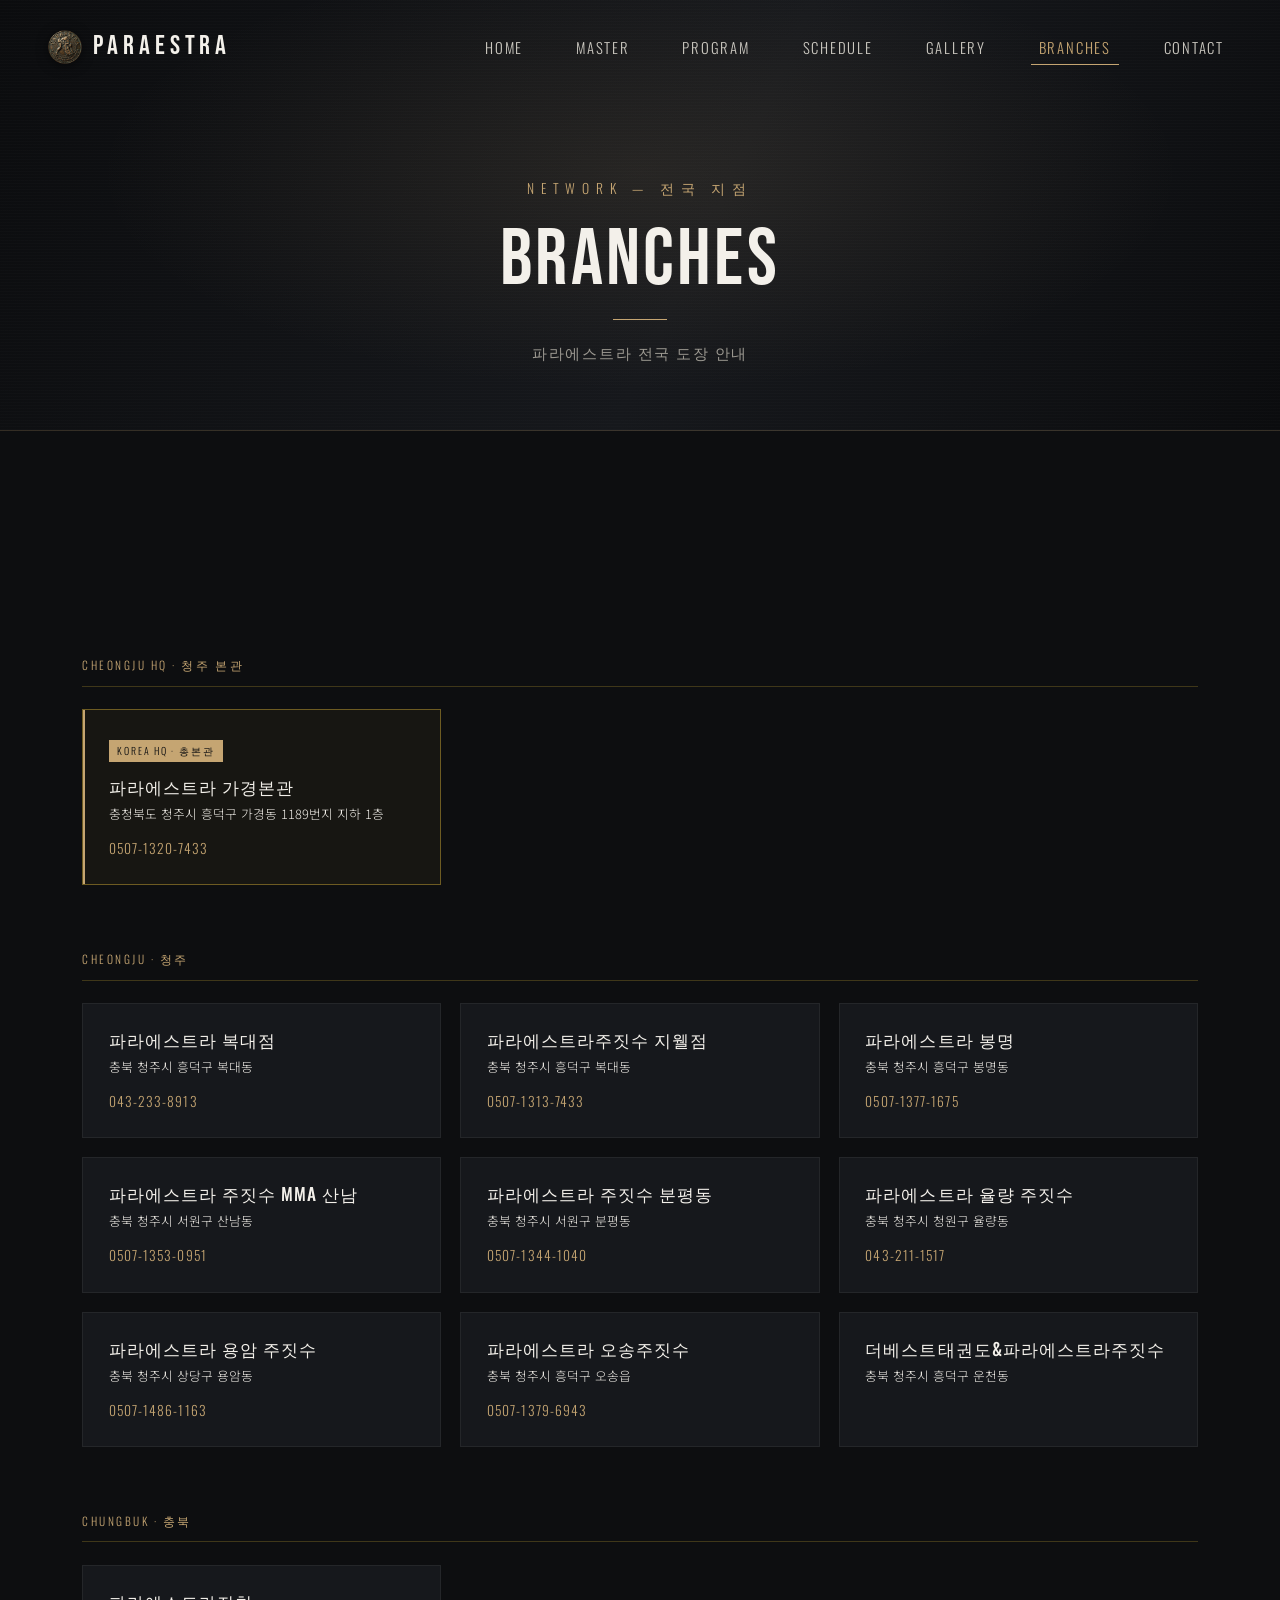
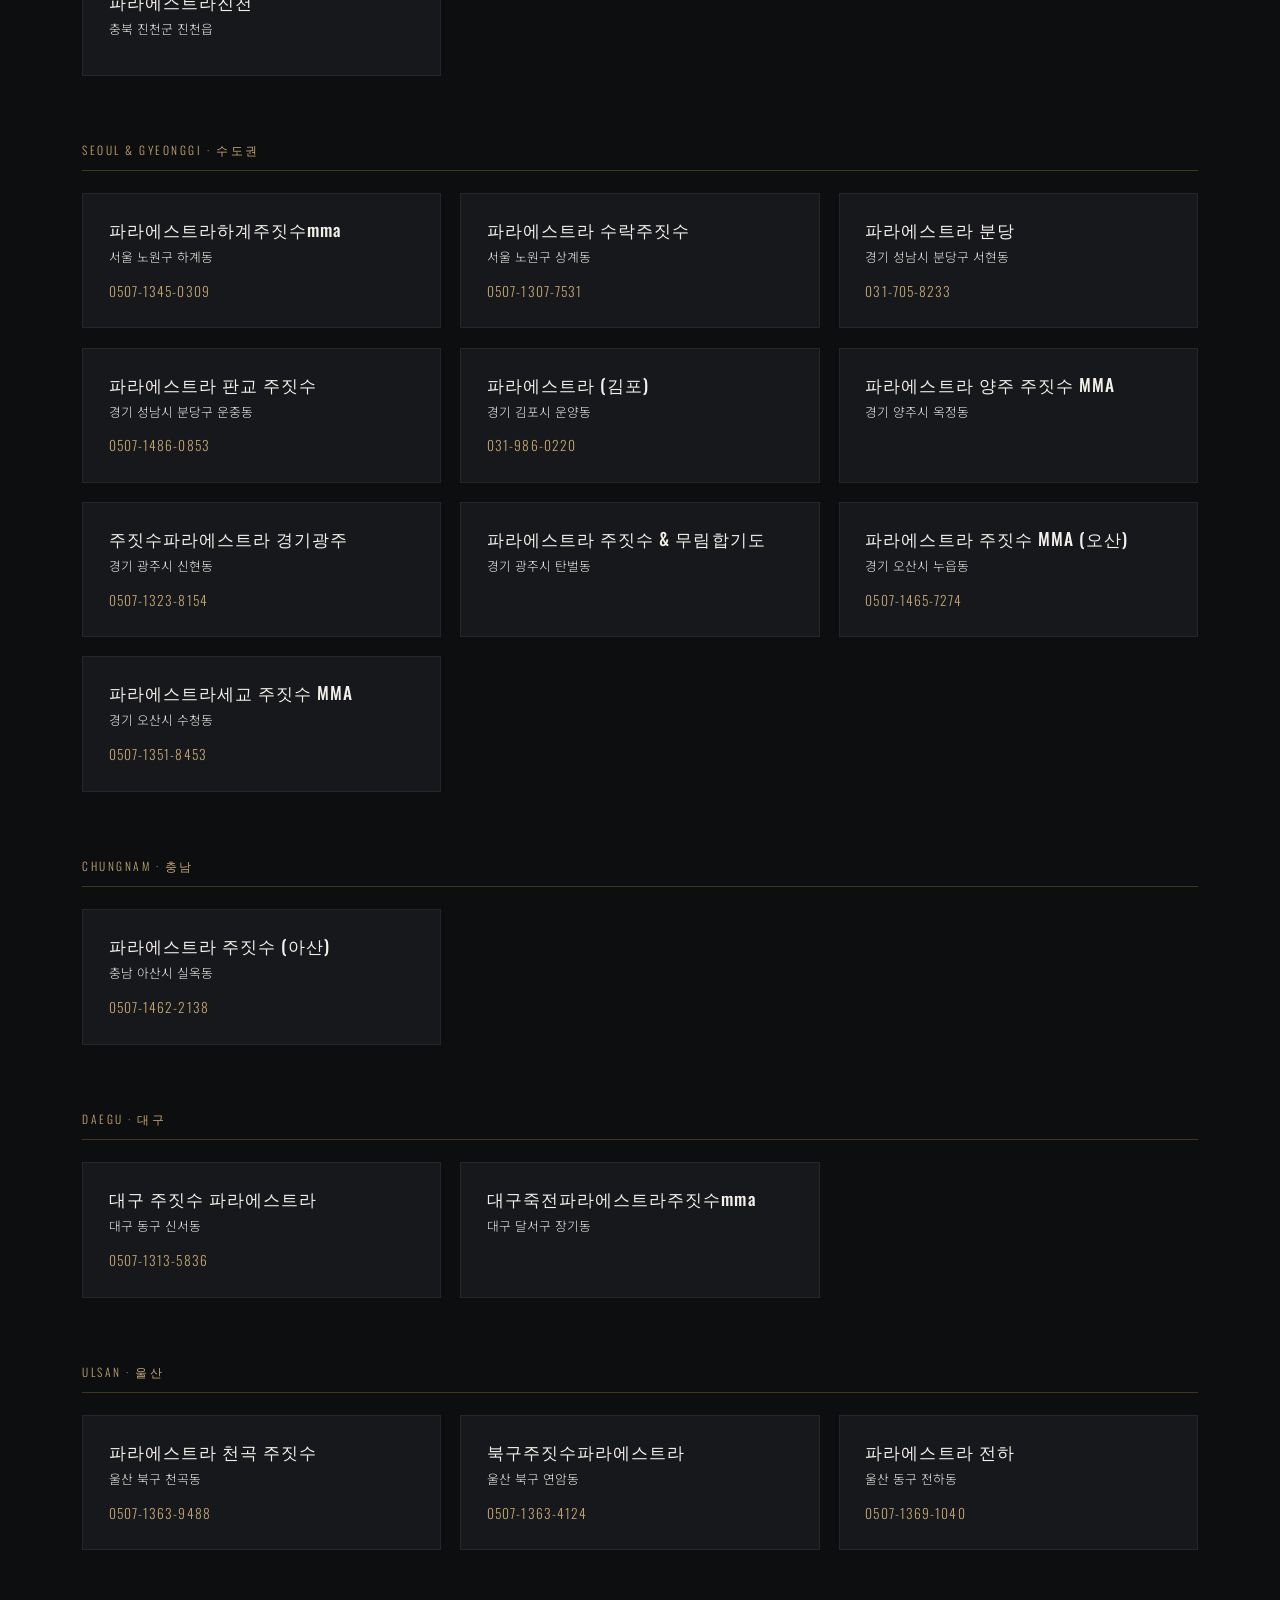
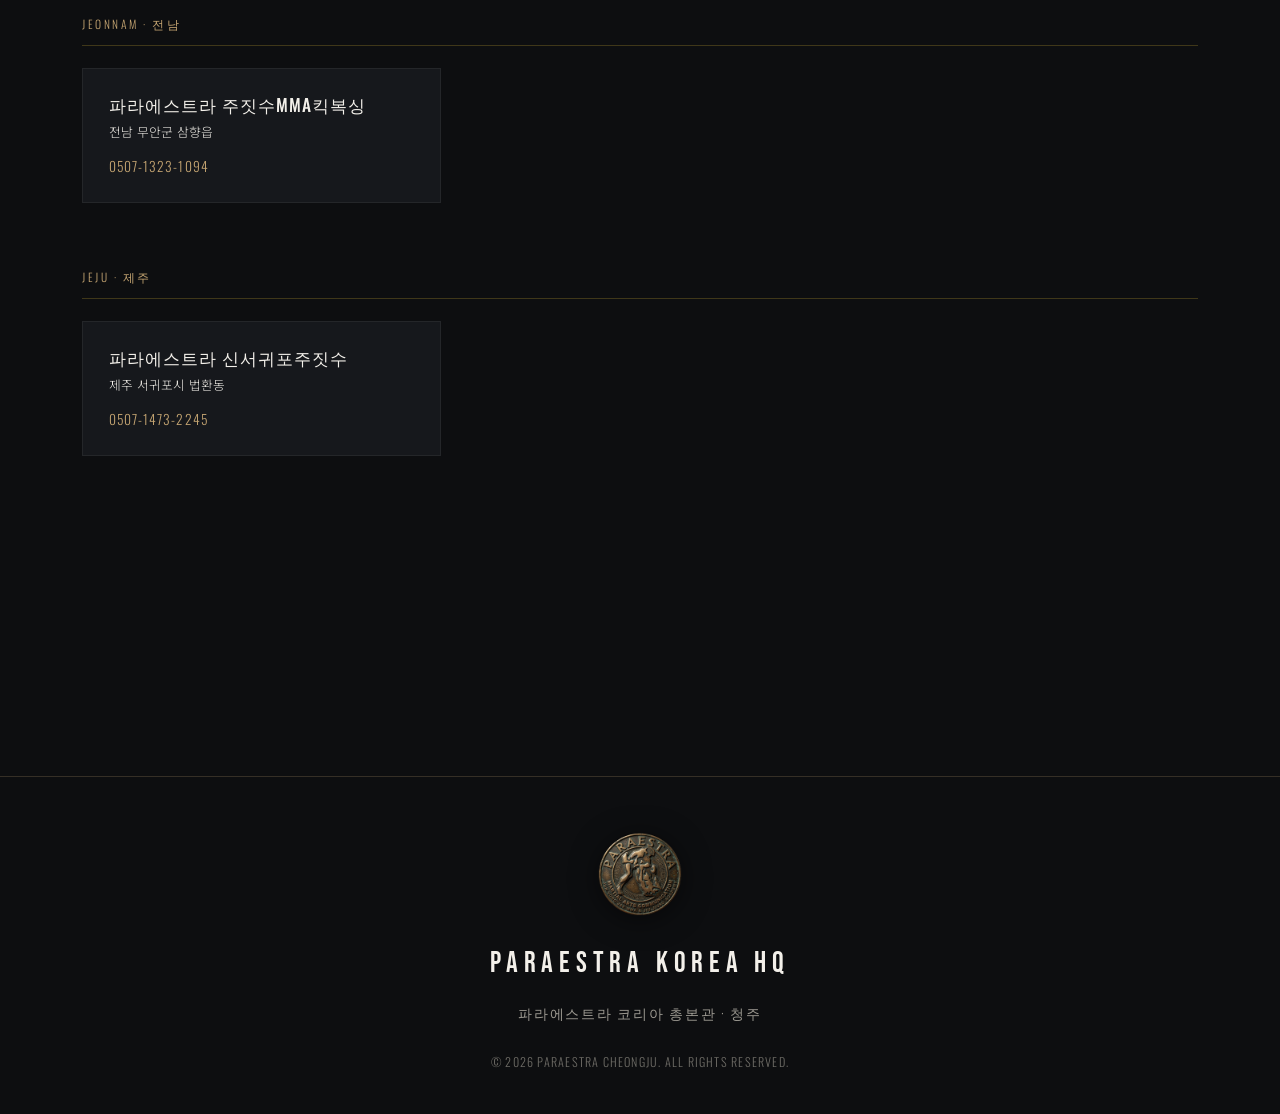
<file: branches.html>
<!DOCTYPE html>
<html lang="ko">
<head>
<meta charset="UTF-8">
<meta name="viewport" content="width=device-width, initial-scale=1.0">
<title>파라에스트라 청주 | 전국 지점 안내</title>
<meta name="description" content="파라에스트라 전국 지점 안내. 청주·충북·수도권·대구·울산·제주 등 전국에 위치한 파라에스트라 주짓수·MMA 도장 목록.">
<link rel="preconnect" href="https://fonts.googleapis.com">
<link rel="preconnect" href="https://fonts.gstatic.com" crossorigin>
<link href="https://fonts.googleapis.com/css2?family=Bebas+Neue&family=Oswald:wght@200;300;400;500;600&family=Noto+Sans+KR:wght@300;400;500;700&display=swap" rel="stylesheet">
<link rel="stylesheet" href="style.css">
<style>
/* ── 지점 페이지 전용 스타일 ── */
.branches {
  padding: 6rem 0 8rem;
  background: var(--bg);
}
.region-block {
  margin-bottom: 4rem;
}
.region-label {
  font-family: Oswald, sans-serif;
  font-weight: 300;
  font-size: .72rem;
  letter-spacing: .22em;
  color: var(--gold);
  text-transform: uppercase;
  margin-bottom: 1.4rem;
  padding-bottom: .6rem;
  border-bottom: 1px solid rgba(212,175,55,.25);
}
.branch-grid {
  display: grid;
  grid-template-columns: repeat(auto-fill, minmax(270px, 1fr));
  gap: 1.2rem;
}
.branch-card {
  background: var(--bg2);
  border: 1px solid rgba(255,255,255,.06);
  padding: 1.5rem 1.6rem;
  position: relative;
  transition: border-color .25s, transform .25s;
}
.branch-card::before {
  content: '';
  position: absolute;
  top: 0; left: 0;
  width: 2px; height: 0;
  background: var(--gold);
  transition: height .3s ease;
}
.branch-card:hover {
  border-color: rgba(212,175,55,.35);
  transform: translateY(-3px);
}
.branch-card:hover::before { height: 100%; }

.branch-card.hq {
  border-color: rgba(212,175,55,.45);
  background: rgba(212,175,55,.05);
}
.branch-card.hq::before { height: 100%; background: var(--gold); }

.bc-badge {
  font-family: Oswald, sans-serif;
  font-size: .62rem;
  letter-spacing: .18em;
  color: var(--bg);
  background: var(--gold);
  padding: .15rem .55rem;
  display: inline-block;
  margin-bottom: .8rem;
}
.bc-name {
  font-family: Oswald, sans-serif;
  font-weight: 500;
  font-size: 1.08rem;
  letter-spacing: .06em;
  color: var(--fg);
  margin-bottom: .35rem;
  line-height: 1.35;
}
.bc-addr {
  font-size: .8rem;
  color: var(--fg2);
  margin-bottom: .75rem;
  line-height: 1.55;
}
.bc-tel {
  font-family: Oswald, sans-serif;
  font-weight: 300;
  font-size: .85rem;
  letter-spacing: .08em;
  color: var(--gold);
}
.bc-tel a {
  color: inherit;
  text-decoration: none;
}
.bc-tel a:hover { text-decoration: underline; }

@media (max-width: 600px) {
  .branch-grid { grid-template-columns: 1fr; }
}
</style>
</head>
<body class="subpage">
<header id="header">
  <a href="index.html" class="logo"><img class="logo-medal" src="logo.png" alt="">PARAESTRA</a>
  <button class="nav-toggle" id="navToggle" aria-label="menu">&#9776;</button>
  <nav id="nav">
    <a href="index.html">Home</a>
    <a href="about.html">Master</a>
    <a href="program.html">Program</a>
    <a href="schedule.html">Schedule</a>
    <a href="gallery.html">Gallery</a>
    <a href="branches.html" class="active">Branches</a>
    <a href="contact.html">Contact</a>
  </nav>
</header>

<section class="page-top">
  <div class="pt-inner page-fade">
    <div class="pt-eye">Network — 전국 지점</div>
    <h1>BRANCHES</h1>
    <div class="pt-vline"></div>
    <div class="pt-ko">파라에스트라 전국 도장 안내</div>
  </div>
</section>

<section class="branches">
  <div class="wrap">

    <!-- 청주 본관 -->
    <div class="region-block reveal">
      <div class="region-label">Cheongju HQ · 청주 본관</div>
      <div class="branch-grid">
        <div class="branch-card hq">
          <div class="bc-badge">KOREA HQ · 총본관</div>
          <div class="bc-name">파라에스트라 가경본관</div>
          <div class="bc-addr">충청북도 청주시 흥덕구 가경동 1189번지 지하 1층</div>
          <div class="bc-tel"><a href="tel:05071320-7433">0507-1320-7433</a></div>
        </div>
      </div>
    </div>

    <!-- 청주 지점 -->
    <div class="region-block reveal">
      <div class="region-label">Cheongju · 청주</div>
      <div class="branch-grid">
        <div class="branch-card">
          <div class="bc-name">파라에스트라 복대점</div>
          <div class="bc-addr">충북 청주시 흥덕구 복대동</div>
          <div class="bc-tel"><a href="tel:043-233-8913">043-233-8913</a></div>
        </div>
        <div class="branch-card">
          <div class="bc-name">파라에스트라주짓수 지웰점</div>
          <div class="bc-addr">충북 청주시 흥덕구 복대동</div>
          <div class="bc-tel"><a href="tel:0507-1313-7433">0507-1313-7433</a></div>
        </div>
        <div class="branch-card">
          <div class="bc-name">파라에스트라 봉명</div>
          <div class="bc-addr">충북 청주시 흥덕구 봉명동</div>
          <div class="bc-tel"><a href="tel:0507-1377-1675">0507-1377-1675</a></div>
        </div>
        <div class="branch-card">
          <div class="bc-name">파라에스트라 주짓수 MMA 산남</div>
          <div class="bc-addr">충북 청주시 서원구 산남동</div>
          <div class="bc-tel"><a href="tel:0507-1353-0951">0507-1353-0951</a></div>
        </div>
        <div class="branch-card">
          <div class="bc-name">파라에스트라 주짓수 분평동</div>
          <div class="bc-addr">충북 청주시 서원구 분평동</div>
          <div class="bc-tel"><a href="tel:0507-1344-1040">0507-1344-1040</a></div>
        </div>
        <div class="branch-card">
          <div class="bc-name">파라에스트라 율량 주짓수</div>
          <div class="bc-addr">충북 청주시 청원구 율량동</div>
          <div class="bc-tel"><a href="tel:043-211-1517">043-211-1517</a></div>
        </div>
        <div class="branch-card">
          <div class="bc-name">파라에스트라 용암 주짓수</div>
          <div class="bc-addr">충북 청주시 상당구 용암동</div>
          <div class="bc-tel"><a href="tel:0507-1486-1163">0507-1486-1163</a></div>
        </div>
        <div class="branch-card">
          <div class="bc-name">파라에스트라 오송주짓수</div>
          <div class="bc-addr">충북 청주시 흥덕구 오송읍</div>
          <div class="bc-tel"><a href="tel:0507-1379-6943">0507-1379-6943</a></div>
        </div>
        <div class="branch-card">
          <div class="bc-name">더베스트태권도&amp;파라에스트라주짓수</div>
          <div class="bc-addr">충북 청주시 흥덕구 운천동</div>
        </div>
      </div>
    </div>

    <!-- 충북 기타 -->
    <div class="region-block reveal">
      <div class="region-label">Chungbuk · 충북</div>
      <div class="branch-grid">
        <div class="branch-card">
          <div class="bc-name">파라에스트라진천</div>
          <div class="bc-addr">충북 진천군 진천읍</div>
        </div>
      </div>
    </div>

    <!-- 수도권 -->
    <div class="region-block reveal">
      <div class="region-label">Seoul &amp; Gyeonggi · 수도권</div>
      <div class="branch-grid">
        <div class="branch-card">
          <div class="bc-name">파라에스트라하계주짓수mma</div>
          <div class="bc-addr">서울 노원구 하계동</div>
          <div class="bc-tel"><a href="tel:0507-1345-0309">0507-1345-0309</a></div>
        </div>
        <div class="branch-card">
          <div class="bc-name">파라에스트라 수락주짓수</div>
          <div class="bc-addr">서울 노원구 상계동</div>
          <div class="bc-tel"><a href="tel:0507-1307-7531">0507-1307-7531</a></div>
        </div>
        <div class="branch-card">
          <div class="bc-name">파라에스트라 분당</div>
          <div class="bc-addr">경기 성남시 분당구 서현동</div>
          <div class="bc-tel"><a href="tel:031-705-8233">031-705-8233</a></div>
        </div>
        <div class="branch-card">
          <div class="bc-name">파라에스트라 판교 주짓수</div>
          <div class="bc-addr">경기 성남시 분당구 운중동</div>
          <div class="bc-tel"><a href="tel:0507-1486-0853">0507-1486-0853</a></div>
        </div>
        <div class="branch-card">
          <div class="bc-name">파라에스트라 (김포)</div>
          <div class="bc-addr">경기 김포시 운양동</div>
          <div class="bc-tel"><a href="tel:031-986-0220">031-986-0220</a></div>
        </div>
        <div class="branch-card">
          <div class="bc-name">파라에스트라 양주 주짓수 MMA</div>
          <div class="bc-addr">경기 양주시 옥정동</div>
        </div>
        <div class="branch-card">
          <div class="bc-name">주짓수파라에스트라 경기광주</div>
          <div class="bc-addr">경기 광주시 신현동</div>
          <div class="bc-tel"><a href="tel:0507-1323-8154">0507-1323-8154</a></div>
        </div>
        <div class="branch-card">
          <div class="bc-name">파라에스트라 주짓수 &amp; 무림합기도</div>
          <div class="bc-addr">경기 광주시 탄벌동</div>
        </div>
        <div class="branch-card">
          <div class="bc-name">파라에스트라 주짓수 MMA (오산)</div>
          <div class="bc-addr">경기 오산시 누읍동</div>
          <div class="bc-tel"><a href="tel:0507-1465-7274">0507-1465-7274</a></div>
        </div>
        <div class="branch-card">
          <div class="bc-name">파라에스트라세교 주짓수 MMA</div>
          <div class="bc-addr">경기 오산시 수청동</div>
          <div class="bc-tel"><a href="tel:0507-1351-8453">0507-1351-8453</a></div>
        </div>
      </div>
    </div>

    <!-- 충남 -->
    <div class="region-block reveal">
      <div class="region-label">Chungnam · 충남</div>
      <div class="branch-grid">
        <div class="branch-card">
          <div class="bc-name">파라에스트라 주짓수 (아산)</div>
          <div class="bc-addr">충남 아산시 실옥동</div>
          <div class="bc-tel"><a href="tel:0507-1462-2138">0507-1462-2138</a></div>
        </div>
      </div>
    </div>

    <!-- 대구 -->
    <div class="region-block reveal">
      <div class="region-label">Daegu · 대구</div>
      <div class="branch-grid">
        <div class="branch-card">
          <div class="bc-name">대구 주짓수 파라에스트라</div>
          <div class="bc-addr">대구 동구 신서동</div>
          <div class="bc-tel"><a href="tel:0507-1313-5836">0507-1313-5836</a></div>
        </div>
        <div class="branch-card">
          <div class="bc-name">대구죽전파라에스트라주짓수mma</div>
          <div class="bc-addr">대구 달서구 장기동</div>
        </div>
      </div>
    </div>

    <!-- 울산 -->
    <div class="region-block reveal">
      <div class="region-label">Ulsan · 울산</div>
      <div class="branch-grid">
        <div class="branch-card">
          <div class="bc-name">파라에스트라 천곡 주짓수</div>
          <div class="bc-addr">울산 북구 천곡동</div>
          <div class="bc-tel"><a href="tel:0507-1363-9488">0507-1363-9488</a></div>
        </div>
        <div class="branch-card">
          <div class="bc-name">북구주짓수파라에스트라</div>
          <div class="bc-addr">울산 북구 연암동</div>
          <div class="bc-tel"><a href="tel:0507-1363-4124">0507-1363-4124</a></div>
        </div>
        <div class="branch-card">
          <div class="bc-name">파라에스트라 전하</div>
          <div class="bc-addr">울산 동구 전하동</div>
          <div class="bc-tel"><a href="tel:0507-1369-1040">0507-1369-1040</a></div>
        </div>
      </div>
    </div>

    <!-- 전남 -->
    <div class="region-block reveal">
      <div class="region-label">Jeonnam · 전남</div>
      <div class="branch-grid">
        <div class="branch-card">
          <div class="bc-name">파라에스트라 주짓수MMA킥복싱</div>
          <div class="bc-addr">전남 무안군 삼향읍</div>
          <div class="bc-tel"><a href="tel:0507-1323-1094">0507-1323-1094</a></div>
        </div>
      </div>
    </div>

    <!-- 제주 -->
    <div class="region-block reveal">
      <div class="region-label">Jeju · 제주</div>
      <div class="branch-grid">
        <div class="branch-card">
          <div class="bc-name">파라에스트라 신서귀포주짓수</div>
          <div class="bc-addr">제주 서귀포시 법환동</div>
          <div class="bc-tel"><a href="tel:0507-1473-2245">0507-1473-2245</a></div>
        </div>
      </div>
    </div>

  </div>
</section>

<footer>
  <img class="footer-medal" src="logo.png" alt="PARAESTRA">
  <div class="flogo">PARAESTRA KOREA HQ</div>
  <div class="ko">파라에스트라 코리아 총본관 · 청주</div>
  <div class="copy">&copy; 2026 PARAESTRA CHEONGJU. ALL RIGHTS RESERVED.</div>
</footer>
<script src="script.js"></script>
</body>
</html>
</file>
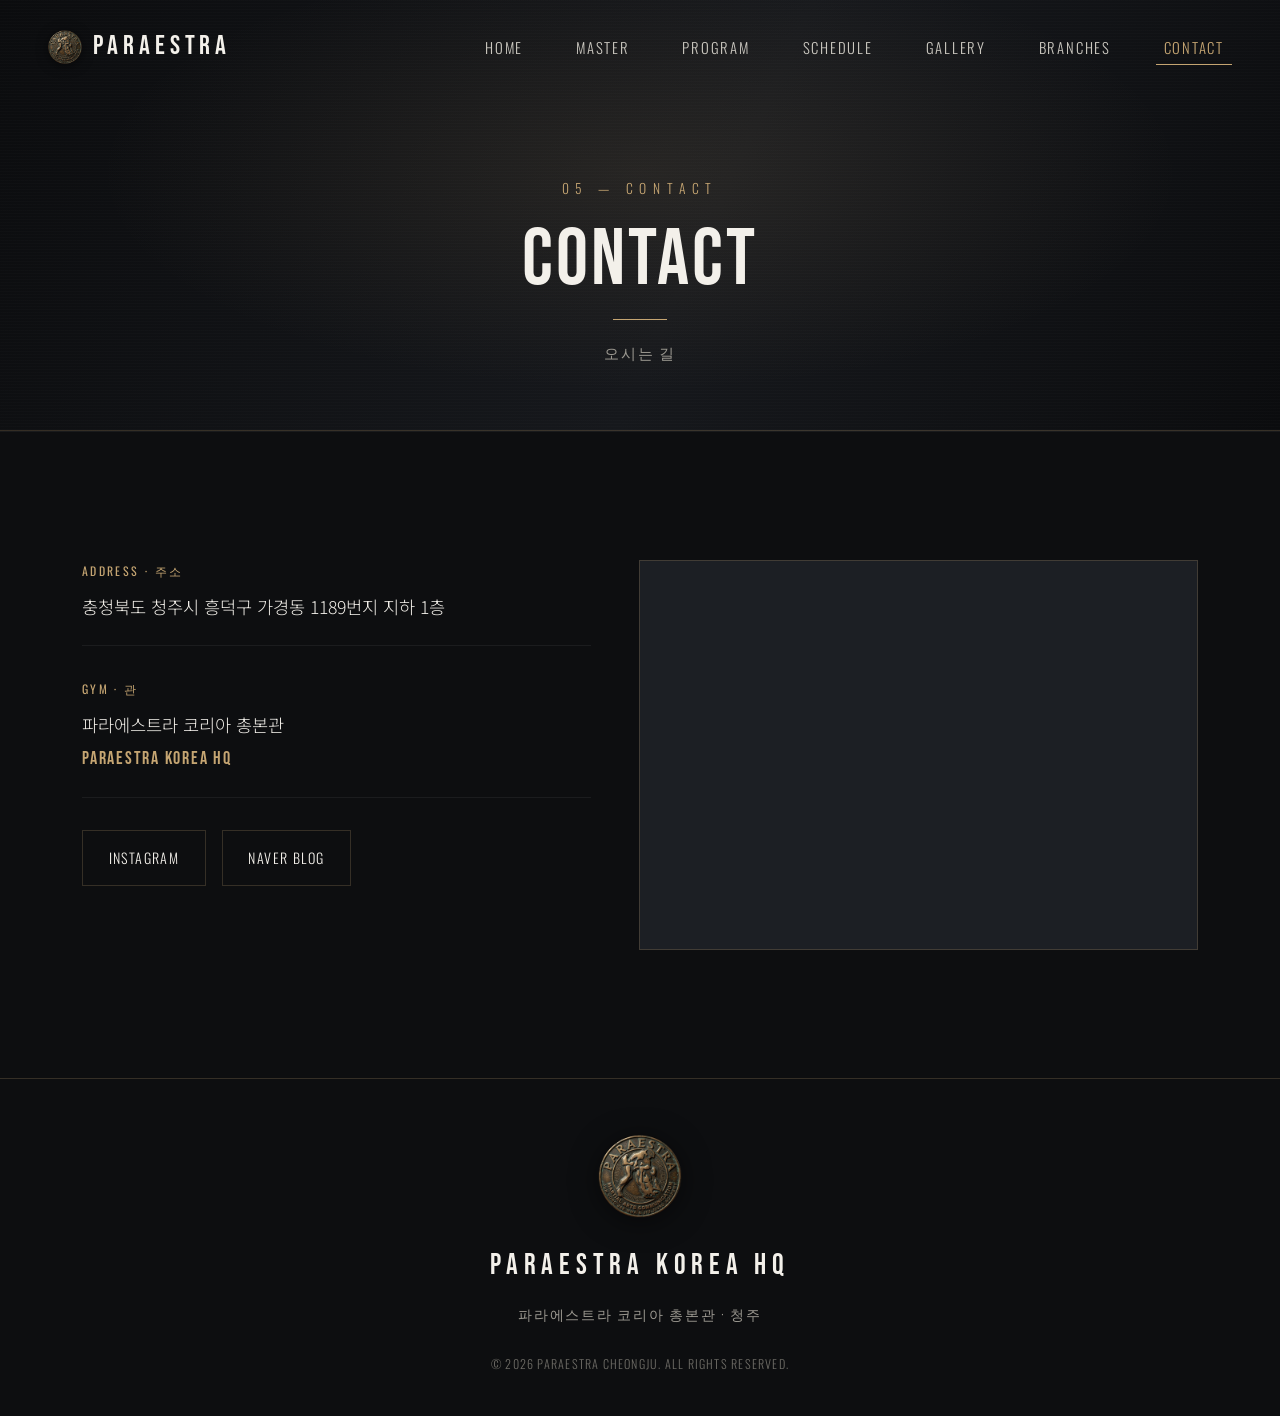
<file: contact.html>
<!DOCTYPE html>
<html lang="ko">
<head>
<meta charset="UTF-8">
<meta name="viewport" content="width=device-width, initial-scale=1.0">
<title>PARAESTRA 청주 | 오시는 길</title>
<meta name="description" content="충북 청주시 흥덕구 가경동. 오시는 길과 SNS 안내.">
<link rel="preconnect" href="https://fonts.googleapis.com">
<link rel="preconnect" href="https://fonts.gstatic.com" crossorigin>
<link href="https://fonts.googleapis.com/css2?family=Bebas+Neue&family=Oswald:wght@200;300;400;500;600&family=Noto+Sans+KR:wght@300;400;500;700&display=swap" rel="stylesheet">
<link rel="stylesheet" href="style.css">
</head>
<body class="subpage">
<header id="header">
  <a href="index.html" class="logo"><img class="logo-medal" src="logo.png" alt="">PARAESTRA</a>
  <button class="nav-toggle" id="navToggle" aria-label="menu">&#9776;</button>
  <nav id="nav">
    <a href="index.html">Home</a>
    <a href="about.html">Master</a>
    <a href="program.html">Program</a>
    <a href="schedule.html">Schedule</a>
    <a href="gallery.html">Gallery</a>
    <a href="branches.html">Branches</a>
    <a href="contact.html" class="active">Contact</a>
  </nav>
</header>
<section class="page-top">
  <div class="pt-inner page-fade">
    <div class="pt-eye">05 — Contact</div>
    <h1>CONTACT</h1>
    <div class="pt-vline"></div>
    <div class="pt-ko">오시는 길</div>
  </div>
</section>

<section class="contact" style="background:var(--bg)">
  <div class="wrap">
    <div class="contact-grid">
      <div class="contact-info reveal">
        <div class="item">
          <div class="label">Address · 주소</div>
          <div class="val">충청북도 청주시 흥덕구 가경동 1189번지 지하 1층</div>
        </div>
        <div class="item">
          <div class="label">Gym · 관</div>
          <div class="val">파라에스트라 코리아 총본관<br><span style="font-family:Bebas Neue;letter-spacing:.1em;color:var(--gold)">PARAESTRA KOREA HQ</span></div>
        </div>
        <div class="social-row">
          <a class="social-btn" href="https://www.instagram.com/paraestra_cheongju/" target="_blank" rel="noopener">Instagram</a>
          <a class="social-btn" href="https://blog.naver.com/dkdlaos123" target="_blank" rel="noopener">Naver Blog</a>
        </div>
      </div>
      <div class="map-box reveal">
        <iframe src="https://www.google.com/maps?q=충청북도+청주시+흥덕구+가경동+1189&output=embed" loading="lazy" referrerpolicy="no-referrer-when-downgrade" title="파라에스트라 청주 위치"></iframe>
      </div>
    </div>
  </div>
</section>
<footer>
  <img class="footer-medal" src="logo.png" alt="PARAESTRA">
  <div class="flogo">PARAESTRA KOREA HQ</div>
  <div class="ko">파라에스트라 코리아 총본관 · 청주</div>
  <div class="copy">&copy; 2026 PARAESTRA CHEONGJU. ALL RIGHTS RESERVED.</div>
</footer>
<script src="script.js"></script>
</body>
</html>
</file>
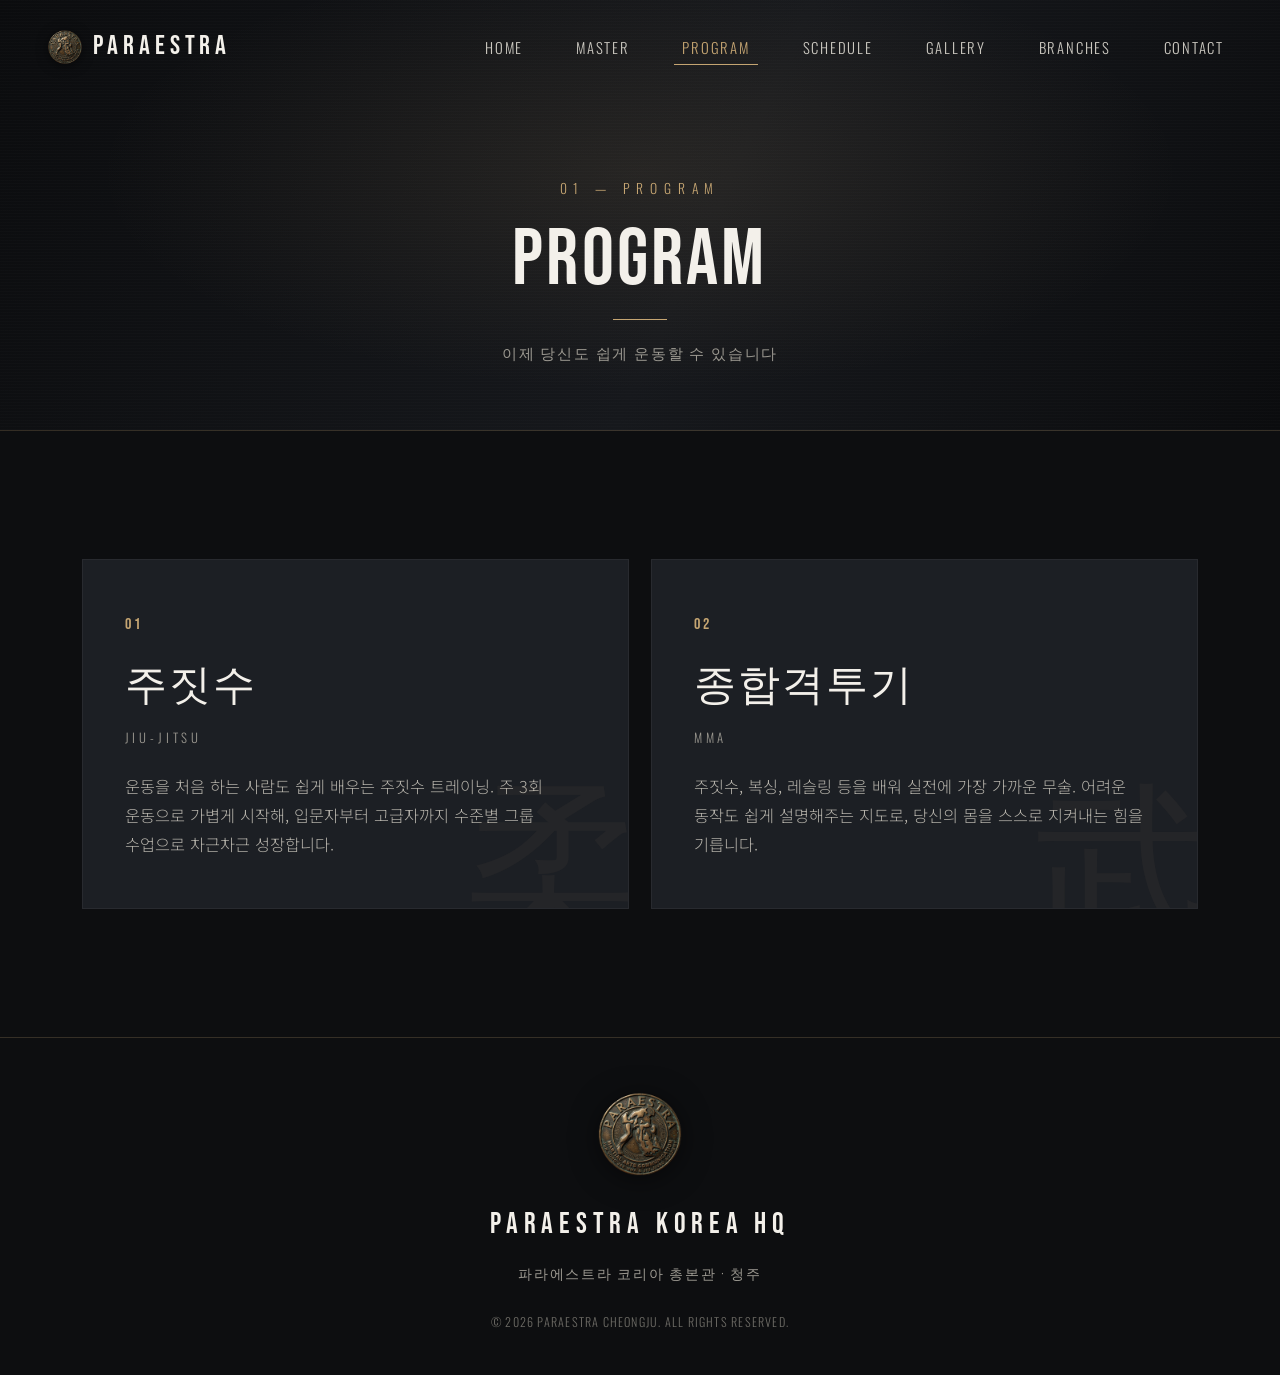
<file: program.html>
<!DOCTYPE html>
<html lang="ko">
<head>
<meta charset="UTF-8">
<meta name="viewport" content="width=device-width, initial-scale=1.0">
<title>PARAESTRA 청주 | 프로그램</title>
<meta name="description" content="입문자도 쉽게 배우는 주짓수, 실전에 가장 가까운 종합격투기 MMA.">
<link rel="preconnect" href="https://fonts.googleapis.com">
<link rel="preconnect" href="https://fonts.gstatic.com" crossorigin>
<link href="https://fonts.googleapis.com/css2?family=Bebas+Neue&family=Oswald:wght@200;300;400;500;600&family=Noto+Sans+KR:wght@300;400;500;700&display=swap" rel="stylesheet">
<link rel="stylesheet" href="style.css">
</head>
<body class="subpage">
<header id="header">
  <a href="index.html" class="logo"><img class="logo-medal" src="logo.png" alt="">PARAESTRA</a>
  <button class="nav-toggle" id="navToggle" aria-label="menu">&#9776;</button>
  <nav id="nav">
    <a href="index.html">Home</a>
    <a href="about.html">Master</a>
    <a href="program.html" class="active">Program</a>
    <a href="schedule.html">Schedule</a>
    <a href="gallery.html">Gallery</a>
    <a href="branches.html">Branches</a>
    <a href="contact.html">Contact</a>
  </nav>
</header>
<section class="page-top">
  <div class="pt-inner page-fade">
    <div class="pt-eye">01 — Program</div>
    <h1>PROGRAM</h1>
    <div class="pt-vline"></div>
    <div class="pt-ko">이제 당신도 쉽게 운동할 수 있습니다</div>
  </div>
</section>

<section class="programs" style="background:var(--bg)">
  <div class="wrap">
    <div class="prog-grid">
      <div class="prog-card reveal">
        <span class="idx">01</span>
        <h3>주짓수</h3>
        <div class="en">Jiu-Jitsu</div>
        <p>운동을 처음 하는 사람도 쉽게 배우는 주짓수 트레이닝. 주 3회 운동으로 가볍게 시작해, 입문자부터 고급자까지 수준별 그룹 수업으로 차근차근 성장합니다.</p>
        <span class="watermark">柔</span>
      </div>
      <div class="prog-card reveal">
        <span class="idx">02</span>
        <h3>종합격투기</h3>
        <div class="en">MMA</div>
        <p>주짓수, 복싱, 레슬링 등을 배워 실전에 가장 가까운 무술. 어려운 동작도 쉽게 설명해주는 지도로, 당신의 몸을 스스로 지켜내는 힘을 기릅니다.</p>
        <span class="watermark">武</span>
      </div>
    </div>
  </div>
</section>
<footer>
  <img class="footer-medal" src="logo.png" alt="PARAESTRA">
  <div class="flogo">PARAESTRA KOREA HQ</div>
  <div class="ko">파라에스트라 코리아 총본관 · 청주</div>
  <div class="copy">&copy; 2026 PARAESTRA CHEONGJU. ALL RIGHTS RESERVED.</div>
</footer>
<script src="script.js"></script>
</body>
</html>
</file>
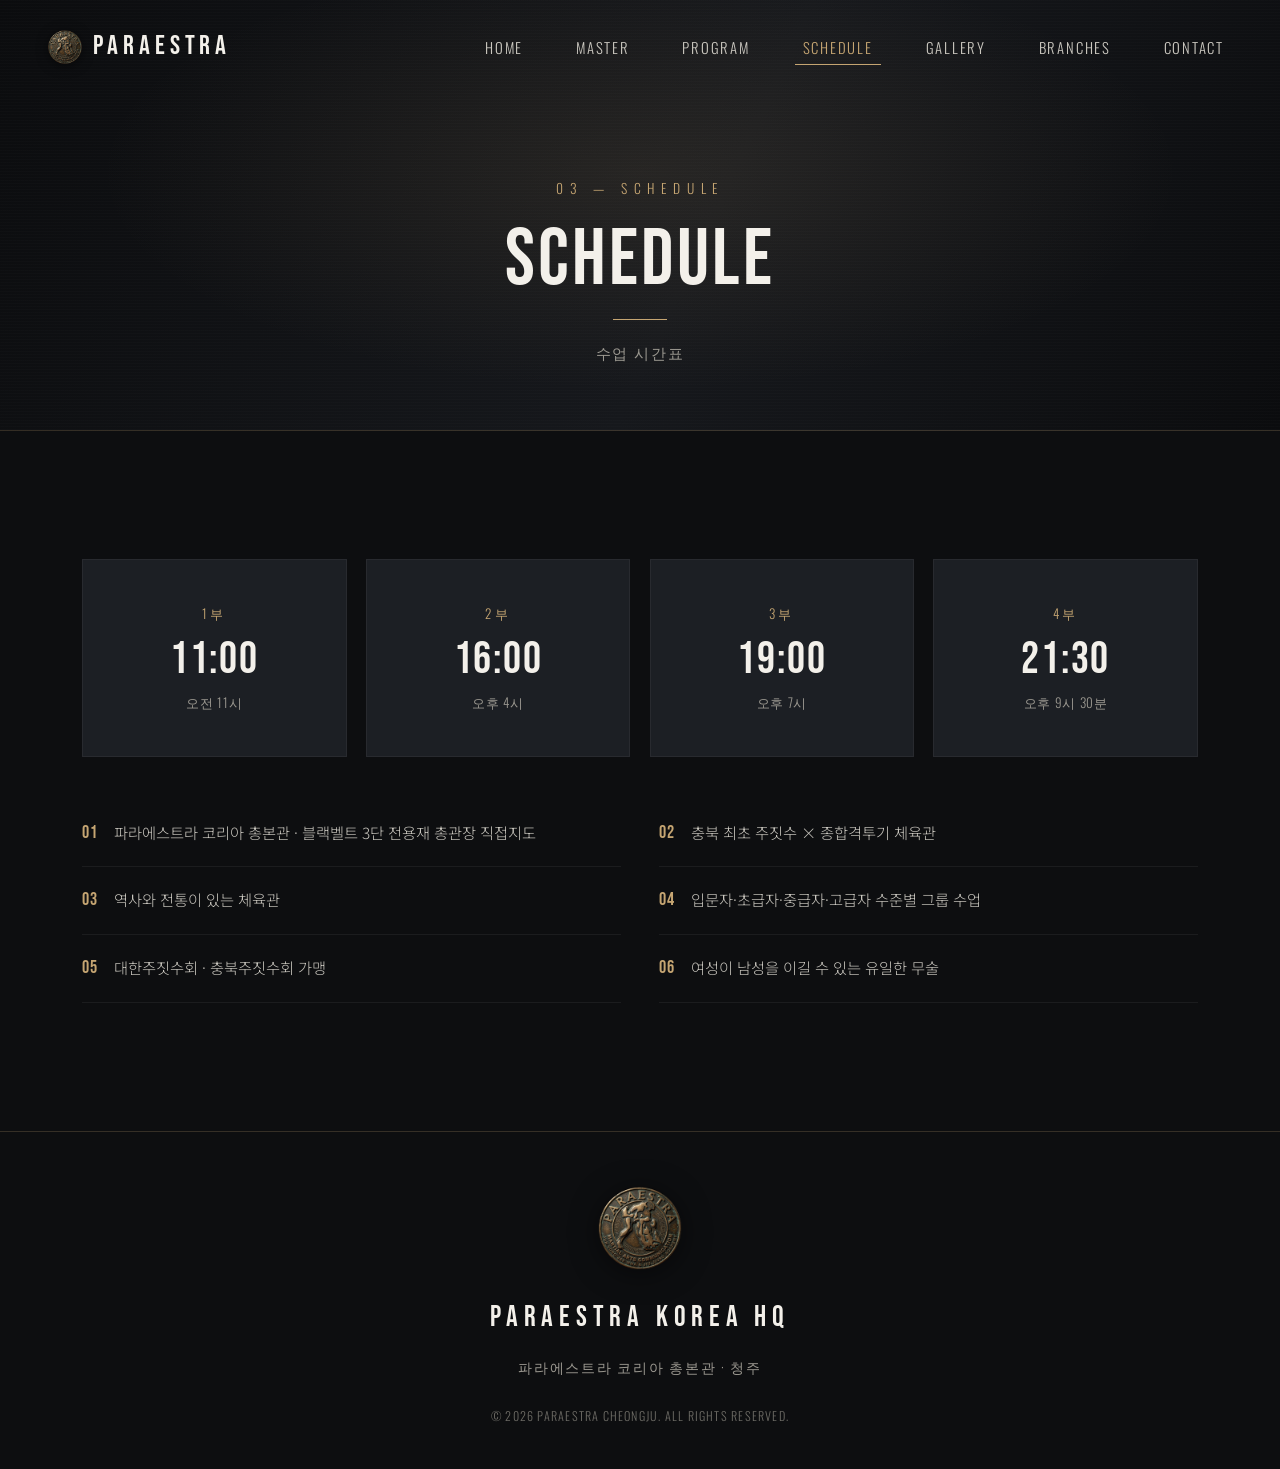
<file: schedule.html>
<!DOCTYPE html>
<html lang="ko">
<head>
<meta charset="UTF-8">
<meta name="viewport" content="width=device-width, initial-scale=1.0">
<title>PARAESTRA 청주 | 시간표</title>
<meta name="description" content="1부부터 4부까지 수준별 그룹 수업으로 운영되는 수업 시간표.">
<link rel="preconnect" href="https://fonts.googleapis.com">
<link rel="preconnect" href="https://fonts.gstatic.com" crossorigin>
<link href="https://fonts.googleapis.com/css2?family=Bebas+Neue&family=Oswald:wght@200;300;400;500;600&family=Noto+Sans+KR:wght@300;400;500;700&display=swap" rel="stylesheet">
<link rel="stylesheet" href="style.css">
</head>
<body class="subpage">
<header id="header">
  <a href="index.html" class="logo"><img class="logo-medal" src="logo.png" alt="">PARAESTRA</a>
  <button class="nav-toggle" id="navToggle" aria-label="menu">&#9776;</button>
  <nav id="nav">
    <a href="index.html">Home</a>
    <a href="about.html">Master</a>
    <a href="program.html">Program</a>
    <a href="schedule.html" class="active">Schedule</a>
    <a href="gallery.html">Gallery</a>
    <a href="branches.html">Branches</a>
    <a href="contact.html">Contact</a>
  </nav>
</header>
<section class="page-top">
  <div class="pt-inner page-fade">
    <div class="pt-eye">03 — Schedule</div>
    <h1>SCHEDULE</h1>
    <div class="pt-vline"></div>
    <div class="pt-ko">수업 시간표</div>
  </div>
</section>

<section class="schedule" style="background:var(--bg)">
  <div class="wrap">
    <div class="sched-grid">
      <div class="sched-card reveal"><div class="part">1부</div><div class="time">11:00</div><span class="ampm">오전 11시</span></div>
      <div class="sched-card reveal"><div class="part">2부</div><div class="time">16:00</div><span class="ampm">오후 4시</span></div>
      <div class="sched-card reveal"><div class="part">3부</div><div class="time">19:00</div><span class="ampm">오후 7시</span></div>
      <div class="sched-card reveal"><div class="part">4부</div><div class="time">21:30</div><span class="ampm">오후 9시 30분</span></div>
    </div>
    <ul class="feat-list reveal">
      <li><span class="n">01</span>파라에스트라 코리아 총본관 · 블랙벨트 3단 전용재 총관장 직접지도</li>
      <li><span class="n">02</span>충북 최초 주짓수 × 종합격투기 체육관</li>
      <li><span class="n">03</span>역사와 전통이 있는 체육관</li>
      <li><span class="n">04</span>입문자·초급자·중급자·고급자 수준별 그룹 수업</li>
      <li><span class="n">05</span>대한주짓수회 · 충북주짓수회 가맹</li>
      <li><span class="n">06</span>여성이 남성을 이길 수 있는 유일한 무술</li>
    </ul>
  </div>
</section>
<footer>
  <img class="footer-medal" src="logo.png" alt="PARAESTRA">
  <div class="flogo">PARAESTRA KOREA HQ</div>
  <div class="ko">파라에스트라 코리아 총본관 · 청주</div>
  <div class="copy">&copy; 2026 PARAESTRA CHEONGJU. ALL RIGHTS RESERVED.</div>
</footer>
<script src="script.js"></script>
</body>
</html>
</file>
<file: style.css>
:root{
    --bg:#0d0e10;
    --bg2:#16181c;
    --bg3:#1c1f24;
    --steel:#23262c;
    --gold:#c5a572;
    --gold-bright:#e6cd95;
    --gold-deep:#a8884a;
    --paper:#f3f0ea;
    --grey:#9b9890;
    --grey-dim:#6e6c66;
    --line:rgba(197,165,114,.22);
    --maxw:1180px;
  }
  *{margin:0;padding:0;box-sizing:border-box}
  /* 한글이 어절(띄어쓰기) 단위로만 줄바꿈되도록 — 단어 중간 끊김 방지 */
  body{word-break:keep-all;overflow-wrap:break-word}
  html{scroll-behavior:smooth}
  body{
    font-family:'Noto Sans KR',sans-serif;
    background:var(--bg);color:var(--paper);
    overflow-x:hidden;line-height:1.8;font-weight:300;
  }
  ::selection{background:var(--gold);color:var(--bg)}
  h1,h2,h3{font-weight:400}

  .gold{color:var(--gold)}
  .gold-grad{
    background:linear-gradient(180deg,var(--gold-bright),var(--gold-deep));
    -webkit-background-clip:text;background-clip:text;-webkit-text-fill-color:transparent;
  }

  /* ============ INTRO ============ */
  #intro{
    position:fixed;inset:0;z-index:9999;background:var(--bg);
    display:flex;align-items:center;justify-content:center;flex-direction:column;overflow:hidden;
  }
  #intro .ring{
    position:absolute;width:1px;height:1px;border-radius:50%;
    border:1px solid var(--gold);opacity:0;
    animation:ringExpand 2.4s cubic-bezier(.16,1,.3,1) .2s forwards;
  }
  @keyframes ringExpand{0%{width:1px;height:1px;opacity:.8}100%{width:680px;height:680px;opacity:0}}
  #intro .word{
    font-family:'Bebas Neue',sans-serif;letter-spacing:.34em;
    font-size:clamp(2.4rem,10vw,7rem);color:var(--paper);
    display:flex;overflow:hidden;padding-left:.34em;
  }
  #intro .word span{display:inline-block;transform:translateY(110%);animation:lUp .8s cubic-bezier(.16,1,.3,1) forwards}
  @keyframes lUp{to{transform:translateY(0)}}
  #intro .frameLine{
    width:0;height:1px;background:var(--gold);margin-top:1.6rem;
    animation:fLine 1.1s ease .7s forwards;
  }
  @keyframes fLine{to{width:min(420px,70vw)}}
  #intro .sub{
    font-family:'Oswald';font-weight:300;letter-spacing:.5em;font-size:clamp(.55rem,1.8vw,.85rem);
    color:var(--gold);margin-top:1.4rem;opacity:0;text-transform:uppercase;
    animation:fadeUp .9s ease 1.1s forwards;
  }
  #intro.done{animation:introOut .9s cubic-bezier(.7,0,.3,1) 2.3s forwards}
  @keyframes introOut{to{opacity:0;visibility:hidden}}
  @keyframes fadeUp{from{opacity:0;transform:translateY(14px)}to{opacity:1;transform:translateY(0)}}

  /* ============ ENTER GATE ============ */
  #gate{
    position:fixed;inset:0;z-index:9500;background:var(--bg);
    display:flex;align-items:center;justify-content:center;flex-direction:column;
    overflow:hidden;opacity:1;visibility:visible;transition:opacity .8s ease,visibility .8s ease;
  }
  #gate.hidden{opacity:0;visibility:hidden}
  #gate .gate-inner{opacity:0;transition:opacity .7s ease}
  #gate.ready .gate-inner{opacity:1}
  #gate::before{
    content:'';position:absolute;inset:0;
    background:linear-gradient(115deg,#0b0c0e,#16181c 50%,#0b0c0e),
      repeating-linear-gradient(0deg,rgba(255,255,255,.012) 0 1px,transparent 1px 3px);
  }
  #gate::after{content:'';position:absolute;inset:0;background:radial-gradient(ellipse at center,rgba(197,165,114,.08),transparent 60%)}
  #gate .gate-frame{position:absolute;inset:clamp(1.2rem,3vw,2.4rem);border:1px solid var(--line)}
  #gate .gate-inner{position:relative;z-index:2;text-align:center}
  #gate .crest{width:30px;height:30px;border:1px solid var(--gold);transform:rotate(45deg);margin:0 auto 2rem;position:relative}
  #gate .crest::after{content:'';position:absolute;inset:7px;background:var(--gold)}
  #gate .g-name{font-family:'Bebas Neue';font-size:clamp(2.2rem,7vw,4rem);letter-spacing:.3em;color:var(--paper);padding-left:.3em}
  #gate .g-sub{font-family:'Oswald';font-weight:300;letter-spacing:.4em;color:var(--gold);font-size:clamp(.55rem,1.6vw,.8rem);text-transform:uppercase;margin-top:.8rem}
  #gate .enter-btn{
    margin-top:3rem;background:transparent;color:var(--gold);
    font-family:'Bebas Neue';font-size:1.5rem;letter-spacing:.3em;padding:1.1rem 3.6rem;
    border:1px solid var(--gold);cursor:pointer;position:relative;overflow:hidden;
    transition:color .4s;padding-left:calc(3.6rem + .3em)
  }
  #gate .enter-btn span{position:relative;z-index:2}
  #gate .enter-btn::before{content:'';position:absolute;inset:0;background:var(--gold);transform:translateY(101%);transition:transform .4s cubic-bezier(.7,0,.3,1);z-index:1}
  #gate .enter-btn:hover{color:var(--bg)}
  #gate .enter-btn:hover::before{transform:translateY(0)}
  #gate .g-hint{margin-top:1.4rem;font-family:'Oswald';font-weight:300;letter-spacing:.2em;color:var(--grey-dim);font-size:.72rem;text-transform:uppercase}

  /* ============ FULLSCREEN FILM ============ */
  #film{
    position:fixed;inset:0;z-index:9400;
    background:radial-gradient(ellipse at center,#16181c,#000 80%);
    display:flex;align-items:center;justify-content:center;padding:clamp(1rem,4vw,3rem);
    opacity:0;visibility:hidden;
  }
  /* 나타날 때는 즉시 화면을 덮음(뒤 비침 방지), 사라질 때만 부드럽게 */
  #film.show{opacity:1;visibility:visible}
  #film.closing{opacity:0;visibility:hidden;transition:opacity .8s ease,visibility .8s ease}
  /* 영상 액자 — PC에서 적당히 축소(최대 960px), 16:9 비율 중앙 배치 */
  #film .film-stage{
    position:relative;width:100%;max-width:960px;aspect-ratio:16/9;
    max-height:calc(100vh - 6rem);background:#000;
    box-shadow:0 30px 80px rgba(0,0,0,.6);
  }
  #film video{width:100%;height:100%;object-fit:contain;background:#000;display:block}
  #film .film-frame{position:absolute;inset:.8rem;border:1px solid rgba(197,165,114,.3);z-index:3;pointer-events:none}
  #film .skip{
    position:absolute;bottom:clamp(1rem,3vw,1.6rem);right:clamp(1rem,3vw,1.6rem);z-index:4;
    background:rgba(13,14,16,.6);backdrop-filter:blur(8px);color:var(--paper);
    font-family:'Oswald';font-weight:300;letter-spacing:.18em;text-transform:uppercase;font-size:.8rem;
    padding:.7rem 1.5rem;border:1px solid var(--line);cursor:pointer;
    display:inline-flex;align-items:center;gap:.7rem;transition:all .3s;
  }
  #film .skip:hover{background:var(--gold);color:var(--bg);border-color:var(--gold)}
  #film .skip .arrow{font-family:'Bebas Neue';font-size:1.1rem}
  #film .replay{
    position:absolute;bottom:clamp(1rem,3vw,1.6rem);left:clamp(1rem,3vw,1.6rem);z-index:4;
    background:rgba(13,14,16,.6);backdrop-filter:blur(8px);color:var(--grey);
    font-family:'Oswald';font-weight:300;letter-spacing:.15em;text-transform:uppercase;font-size:.76rem;
    padding:.6rem 1.3rem;border:1px solid rgba(255,255,255,.12);cursor:pointer;transition:all .3s;
  }
  #film .replay:hover{color:var(--gold);border-color:var(--line)}
  /* 모바일: 여백 최소화, 화면 거의 꽉 차게 */
  @media(max-width:680px){
    #film{padding:0}
    #film .film-stage{max-width:100%;height:100%;aspect-ratio:auto;max-height:100%}
    #film .film-frame{inset:.6rem}
  }

  /* ============ NAV ============ */
  header{
    position:fixed;top:0;left:0;right:0;z-index:900;
    padding:1.4rem clamp(1.2rem,4vw,3rem);
    display:flex;align-items:center;justify-content:space-between;
    transition:background .4s,padding .4s,border-color .4s;
    border-bottom:1px solid transparent;
  }
  header.scrolled{
    background:rgba(13,14,16,.85);backdrop-filter:blur(16px);
    padding-top:.9rem;padding-bottom:.9rem;border-bottom:1px solid var(--line);
  }
  .logo{
    font-family:'Bebas Neue';font-size:1.7rem;letter-spacing:.18em;
    color:var(--paper);text-decoration:none;display:flex;align-items:center;gap:.7rem;
  }
  .logo .crest{width:22px;height:22px;border:1px solid var(--gold);transform:rotate(45deg);position:relative}
  .logo .crest::after{content:'';position:absolute;inset:5px;background:var(--gold)}
  nav{display:flex;gap:2.3rem;align-items:center}
  nav a{
    color:#cbc8c0;text-decoration:none;font-family:'Oswald';font-weight:300;
    font-size:.92rem;letter-spacing:.12em;text-transform:uppercase;position:relative;
    transition:color .25s, letter-spacing .25s, background .25s;
    padding:.3rem .5rem;
  }
  nav a::before{content:'';position:absolute;left:0;top:0;height:1px;width:0;background:var(--gold);transition:width .3s}
  nav a::after{content:'';position:absolute;left:0;bottom:0;height:1px;width:0;background:var(--gold);transition:width .3s .05s}
  nav a:hover{color:var(--gold);letter-spacing:.2em;background:rgba(212,175,55,.06)}
  nav a:hover::before{width:100%}
  nav a:hover::after{width:100%}
  .nav-toggle{display:none;background:none;border:none;color:var(--gold);font-size:1.6rem;cursor:pointer;z-index:950}

  /* ============ HERO ============ */
  .hero{position:relative;min-height:100vh;display:flex;align-items:center;justify-content:center;text-align:center;overflow:hidden}
  .hero-video-wrap{position:absolute;inset:0;overflow:hidden;z-index:1;pointer-events:none}
  .hero-video-wrap iframe{position:absolute;top:50%;left:50%;width:100vw;height:56.25vw;min-height:100vh;min-width:177.78vh;transform:translate(-50%,-50%);filter:grayscale(.4) brightness(.55) contrast(1.1);pointer-events:none}
  .hero-fallback{
    position:absolute;inset:0;z-index:0;
    background:linear-gradient(115deg,#0b0c0e 0%,#16181c 50%,#0b0c0e 100%);
  }
  .hero-fallback::before{
    content:'';position:absolute;inset:0;
    background:repeating-linear-gradient(0deg,rgba(255,255,255,.015) 0 1px,transparent 1px 3px);
  }
  .hero-fallback::after{
    content:'';position:absolute;inset:0;
    background:radial-gradient(ellipse at 50% 45%,rgba(197,165,114,.1),transparent 60%);
  }
  .hero-overlay{position:absolute;inset:0;z-index:2;background:radial-gradient(ellipse at center,transparent 30%,rgba(13,14,16,.75) 95%)}
  .hero-frame{position:absolute;inset:clamp(1.2rem,3vw,2.4rem);border:1px solid var(--line);z-index:3;pointer-events:none}
  .hero-frame::before,.hero-frame::after{content:'';position:absolute;width:14px;height:14px;border:1px solid var(--gold)}
  .hero-frame::before{top:-1px;left:-1px;border-right:none;border-bottom:none}
  .hero-frame::after{bottom:-1px;right:-1px;border-left:none;border-top:none}
  .hero-content{position:relative;z-index:4;padding:0 1.4rem;max-width:880px}
  .hero .eye{font-family:'Oswald';font-weight:300;letter-spacing:.5em;color:var(--gold);font-size:clamp(.6rem,1.6vw,.9rem);text-transform:uppercase;opacity:0;animation:fadeUp .9s ease .2s forwards}
  .hero h1{font-family:'Bebas Neue';font-size:clamp(3.5rem,12vw,8.5rem);line-height:.86;letter-spacing:.04em;color:var(--paper);margin:1.4rem 0;opacity:0;animation:fadeUp 1s ease .4s forwards}
  .hero .vline{width:54px;height:1px;background:var(--gold);margin:0 auto;opacity:0;animation:fadeUp .9s ease .65s forwards}
  .hero .tag{margin-top:1.6rem;font-family:'Oswald';font-weight:300;letter-spacing:.18em;text-transform:uppercase;color:#bdbab2;font-size:clamp(.78rem,1.8vw,1rem);opacity:0;animation:fadeUp .9s ease .75s forwards}
  .hero .tag-ko{color:var(--grey);margin-top:.5rem;font-size:.95rem;letter-spacing:.04em;opacity:0;animation:fadeUp .9s ease .85s forwards}
  .hero-cta{margin-top:2.6rem;display:flex;gap:1.1rem;justify-content:center;flex-wrap:wrap;opacity:0;animation:fadeUp .9s ease 1s forwards}
  .btn{display:inline-flex;align-items:center;gap:.7rem;padding:1rem 2.4rem;font-family:'Oswald';font-weight:400;letter-spacing:.14em;text-transform:uppercase;text-decoration:none;font-size:.92rem;transition:all .3s;cursor:pointer}
  .btn-gold{background:var(--gold);color:var(--bg);border:1px solid var(--gold)}
  .btn-gold:hover{background:var(--gold-bright);border-color:var(--gold-bright)}
  .btn-line{background:transparent;color:var(--paper);border:1px solid rgba(243,240,234,.3)}
  .btn-line:hover{border-color:var(--gold);color:var(--gold)}
  .scroll-ind{position:absolute;bottom:2.4rem;left:50%;transform:translateX(-50%);z-index:3;font-family:'Oswald';color:var(--grey-dim);font-size:.7rem;letter-spacing:.35em;text-transform:uppercase;opacity:0;animation:fadeUp 1s ease 1.3s forwards}
  .scroll-ind .bar{width:1px;height:38px;background:linear-gradient(180deg,var(--gold),transparent);margin:.7rem auto 0;animation:barPulse 2s ease infinite}
  @keyframes barPulse{0%,100%{opacity:.3;transform:scaleY(.7)}50%{opacity:1;transform:scaleY(1)}}

  /* ============ SECTION GENERIC ============ */
  .wrap{max-width:var(--maxw);margin:0 auto;padding:clamp(4.5rem,10vw,8rem) clamp(1.4rem,4vw,2rem)}
  .sec-head{margin-bottom:3.4rem}
  .sec-num{font-family:'Bebas Neue';color:var(--gold);font-size:1rem;letter-spacing:.3em;display:flex;align-items:center;gap:1rem;margin-bottom:1rem}
  .sec-num::before{content:'';width:36px;height:1px;background:var(--gold)}
  .sec-title{font-family:'Bebas Neue';font-size:clamp(2.4rem,6vw,4rem);line-height:1;letter-spacing:.03em}
  .reveal{opacity:0;transform:translateY(38px);transition:opacity .9s ease,transform .9s ease}
  .reveal.in{opacity:1;transform:none}

  /* ============ PROGRAMS ============ */
  .programs{background:linear-gradient(180deg,var(--bg),var(--bg2))}
  .prog-grid{display:grid;grid-template-columns:1fr 1fr;gap:1.4rem}
  .prog-card{
    position:relative;padding:3rem 2.6rem;overflow:hidden;
    background:var(--bg3);border:1px solid rgba(255,255,255,.05);
    transition:border-color .4s,transform .4s;
  }
  .prog-card::before{content:'';position:absolute;top:0;left:0;width:0;height:1px;background:var(--gold);transition:width .5s}
  .prog-card:hover{transform:translateY(-5px);border-color:var(--line)}
  .prog-card:hover::before{width:100%}
  .prog-card .idx{font-family:'Bebas Neue';color:var(--gold);font-size:1rem;letter-spacing:.2em}
  .prog-card h3{font-family:'Bebas Neue';font-size:2.6rem;letter-spacing:.05em;margin:.6rem 0 .1rem}
  .prog-card .en{font-family:'Oswald';font-weight:300;color:var(--grey);letter-spacing:.3em;font-size:.8rem;text-transform:uppercase;margin-bottom:1.4rem}
  .prog-card p{color:#b5b2aa;font-weight:300;font-size:1.02rem}
  .prog-card .watermark{position:absolute;right:-1rem;bottom:-3.5rem;font-family:'Bebas Neue';font-size:11rem;color:rgba(197,165,114,.05);line-height:1;pointer-events:none;letter-spacing:.02em}

  /* ============ MASTER ============ */
  .master{background:var(--bg2);position:relative;overflow:hidden}
  .master::before{content:'';position:absolute;top:0;right:0;width:45%;height:100%;background:radial-gradient(circle at 75% 35%,rgba(197,165,114,.08),transparent 60%)}
  .master-grid{display:grid;grid-template-columns:.85fr 1.15fr;gap:3.4rem;align-items:stretch;position:relative}
  .master-photo{
    position:relative;background:linear-gradient(160deg,var(--steel),var(--bg));
    border:1px solid var(--line);overflow:hidden;min-height:480px;
    display:flex;align-items:flex-end;justify-content:center;
  }
  .master-photo .corner-tl,.master-photo .corner-br{position:absolute;width:18px;height:18px;border:1px solid var(--gold);z-index:3}
  .master-photo .corner-tl{top:.9rem;left:.9rem;border-right:none;border-bottom:none}
  .master-photo .corner-br{bottom:.9rem;right:.9rem;border-left:none;border-top:none}
  .master-photo .ph{text-align:center;color:var(--grey-dim);padding:2rem;width:100%}
  .master-photo .ph .mono{font-family:'Bebas Neue';font-size:5rem;letter-spacing:.1em;color:rgba(197,165,114,.18);line-height:1}
  .master-photo .badge{position:absolute;top:1rem;right:1rem;background:var(--gold);color:var(--bg);font-family:'Oswald';font-weight:500;font-size:.72rem;letter-spacing:.1em;padding:.4rem 1rem;text-transform:uppercase;z-index:4}
  .master-info h2{font-family:'Bebas Neue';font-size:clamp(2.4rem,5vw,3.6rem);letter-spacing:.04em;line-height:1}
  .master-info h2 .en{font-family:'Oswald';font-weight:200;color:var(--gold);font-size:1.1rem;letter-spacing:.2em;display:block;margin-top:.4rem}
  .master-info .role{color:var(--gold);font-family:'Oswald';font-weight:300;letter-spacing:.12em;margin:1rem 0 1.6rem;font-size:.92rem;text-transform:uppercase}
  .master-info p{color:#b5b2aa;font-weight:300;margin-bottom:1.2rem}
  .master-info p b{color:var(--paper);font-weight:500}
  .records{list-style:none;margin:1.8rem 0;display:grid;gap:0}
  .records li{display:grid;grid-template-columns:auto 1fr;gap:1.2rem;align-items:baseline;padding:1rem 0;border-bottom:1px solid rgba(255,255,255,.06)}
  .records li:first-child{border-top:1px solid rgba(255,255,255,.06)}
  .records .k{font-family:'Bebas Neue';color:var(--gold);font-size:1.1rem;letter-spacing:.1em;white-space:nowrap}
  .records .v{color:#cbc8c0;font-weight:300;font-size:.98rem}
  .records .v b{color:var(--paper);font-weight:500}
  .meaning{margin-top:2rem;padding:1.6rem 1.8rem;border-left:2px solid var(--gold);background:rgba(197,165,114,.06)}
  .meaning .w{font-family:'Bebas Neue';color:var(--gold);font-size:1.3rem;letter-spacing:.15em}
  .meaning p{color:#cbc8c0;margin:.3rem 0 0;font-weight:300}

  /* ============ LINEAGE ============ */
  .lineage{background:var(--bg);border-top:1px solid rgba(255,255,255,.05)}
  .lineage-grid{display:grid;grid-template-columns:1fr auto 1fr;gap:2rem;align-items:stretch}
  .lin-card{padding:2.8rem 2.4rem;background:var(--bg3);border:1px solid rgba(255,255,255,.05);position:relative}
  .lin-card .kick{font-family:'Oswald';font-weight:400;color:var(--gold);letter-spacing:.2em;font-size:.74rem;text-transform:uppercase}
  .lin-card h3{font-family:'Bebas Neue';font-size:2rem;letter-spacing:.04em;margin:.6rem 0 1.2rem}
  .lin-card h3 .jp{font-family:'Noto Sans KR';font-weight:300;color:var(--gold);font-size:1.1rem;letter-spacing:.05em}
  .lin-card p{color:#b5b2aa;font-weight:300;font-size:.98rem}
  .lin-card p b{color:var(--paper);font-weight:500}
  .lin-mid{display:flex;align-items:center;justify-content:center;font-family:'Bebas Neue';color:var(--gold);font-size:1.6rem;letter-spacing:.1em}
  .lin-foot{text-align:center;margin-top:2.4rem;font-family:'Oswald';font-weight:200;color:var(--grey);letter-spacing:.25em;text-transform:uppercase;font-size:.82rem}

  /* ============ SCHEDULE ============ */
  .schedule{background:linear-gradient(180deg,var(--bg2),var(--bg))}
  .sched-grid{display:grid;grid-template-columns:repeat(4,1fr);gap:1.2rem}
  .sched-card{position:relative;text-align:center;padding:2.6rem 1rem;background:var(--bg3);border:1px solid rgba(255,255,255,.05);transition:all .35s}
  .sched-card:hover{border-color:var(--line);background:var(--steel)}
  .sched-card .part{font-family:'Oswald';font-weight:300;color:var(--gold);font-size:.82rem;letter-spacing:.25em;text-transform:uppercase;margin-bottom:.8rem}
  .sched-card .time{font-family:'Bebas Neue';font-size:2.8rem;letter-spacing:.04em;line-height:1}
  .sched-card .ampm{display:block;color:var(--grey);font-size:.82rem;margin-top:.5rem;font-family:'Oswald';font-weight:300;letter-spacing:.05em}
  .feat-list{list-style:none;margin-top:2.6rem;display:grid;grid-template-columns:1fr 1fr;gap:0 2.4rem}
  .feat-list li{display:grid;grid-template-columns:auto 1fr;gap:1rem;align-items:center;padding:1.1rem 0;border-bottom:1px solid rgba(255,255,255,.06);color:#cbc8c0;font-weight:300;font-size:.96rem}
  .feat-list .n{font-family:'Bebas Neue';color:var(--gold);font-size:1.1rem;letter-spacing:.05em}

  /* ============ GALLERY ============ */
  .gallery{background:var(--bg)}
  .gal-grid{display:grid;grid-template-columns:repeat(4,1fr);grid-auto-rows:185px;gap:.7rem}
  .gal-item{position:relative;overflow:hidden;background:linear-gradient(150deg,var(--steel),var(--bg2));border:1px solid rgba(255,255,255,.05);display:flex;align-items:center;justify-content:center;transition:border-color .35s}
  .gal-item:hover{border-color:var(--line)}
  .gal-item .ph-t{font-family:'Bebas Neue';color:rgba(197,165,114,.2);font-size:1.6rem;letter-spacing:.2em}
  .gal-item.big{grid-column:span 2;grid-row:span 2}
  .gal-item.wide{grid-column:span 2}
  .gal-note{text-align:center;color:var(--grey-dim);margin-top:1.6rem;font-family:'Oswald';font-weight:300;letter-spacing:.1em;font-size:.85rem}

  /* ============ CONTACT ============ */
  .contact{background:linear-gradient(180deg,var(--bg),var(--bg2));border-top:1px solid rgba(255,255,255,.05)}
  .contact-grid{display:grid;grid-template-columns:1fr 1.1fr;gap:3rem}
  .contact-info .item{margin-bottom:2rem;padding-bottom:1.4rem;border-bottom:1px solid rgba(255,255,255,.06)}
  .contact-info .label{font-family:'Oswald';font-weight:400;color:var(--gold);letter-spacing:.2em;font-size:.74rem;text-transform:uppercase;margin-bottom:.6rem}
  .contact-info .val{font-size:1.1rem;color:var(--paper);font-weight:300}
  .social-row{display:flex;gap:1rem;margin-top:1.8rem;flex-wrap:wrap}
  .social-btn{display:inline-flex;align-items:center;gap:.6rem;padding:.9rem 1.6rem;text-decoration:none;font-family:'Oswald';font-weight:300;letter-spacing:.1em;font-size:.88rem;text-transform:uppercase;border:1px solid var(--line);color:var(--paper);transition:all .3s}
  .social-btn:hover{background:var(--gold);color:var(--bg);border-color:var(--gold)}
  .map-box{overflow:hidden;border:1px solid var(--line);min-height:380px;background:var(--bg3)}
  .map-box iframe{width:100%;height:100%;min-height:380px;border:0;filter:grayscale(.6) invert(.92) contrast(.95) hue-rotate(180deg)}

  /* ============ FOOTER ============ */
  footer{background:var(--bg);text-align:center;padding:3.4rem 1.5rem 2.6rem;border-top:1px solid var(--line)}
  footer .crest{width:24px;height:24px;border:1px solid var(--gold);transform:rotate(45deg);margin:0 auto 1.4rem;position:relative}
  footer .crest::after{content:'';position:absolute;inset:6px;background:var(--gold)}
  footer .flogo{font-family:'Bebas Neue';font-size:1.8rem;letter-spacing:.2em;color:var(--paper)}
  footer .ko{color:var(--grey);margin:.6rem 0 1.6rem;font-family:'Oswald';font-weight:300;letter-spacing:.12em;font-size:.9rem}
  footer .copy{color:var(--grey-dim);font-family:'Oswald';font-weight:300;font-size:.76rem;letter-spacing:.1em}

  /* ============ RESPONSIVE ============ */
  @media(max-width:880px){
    nav{position:fixed;top:0;right:0;height:100vh;width:78%;max-width:330px;background:rgba(13,14,16,.97);backdrop-filter:blur(18px);flex-direction:column;justify-content:center;gap:2.4rem;transform:translateX(100%);transition:transform .45s cubic-bezier(.7,0,.3,1);border-left:1px solid var(--line)}
    nav.open{transform:translateX(0)}
    nav a{font-size:1.2rem}
    .nav-toggle{display:block}
    .master-grid,.contact-grid{grid-template-columns:1fr}
    .lineage-grid{grid-template-columns:1fr}
    .lin-mid{padding:.4rem 0;transform:rotate(90deg)}
    .sched-grid{grid-template-columns:1fr 1fr}
    .gal-grid{grid-template-columns:1fr 1fr;grid-auto-rows:150px}
    .feat-list{grid-template-columns:1fr}
  }
  @media(max-width:480px){
    .prog-grid{grid-template-columns:1fr}
    .records li{grid-template-columns:1fr;gap:.2rem}
  }

/* ============ MULTI-PAGE 보강 ============ */
/* 서브페이지 공통 — 상단 고정 헤더에 가리지 않도록 본문을 아래로 */
.subpage{padding-top:0}
.subpage .page-top{
  position:relative;padding:clamp(8rem,16vw,11rem) clamp(1.4rem,4vw,2rem) clamp(3rem,6vw,4rem);
  text-align:center;overflow:hidden;
  background:linear-gradient(115deg,#0b0c0e,#16181c 55%,#0b0c0e);
  border-bottom:1px solid var(--line);
}
.subpage .page-top::before{
  content:'';position:absolute;inset:0;
  background:repeating-linear-gradient(0deg,rgba(255,255,255,.012) 0 1px,transparent 1px 3px);
}
.subpage .page-top::after{
  content:'';position:absolute;inset:0;
  background:radial-gradient(ellipse at 50% 40%,rgba(197,165,114,.1),transparent 60%);
}
.subpage .page-top .pt-inner{position:relative;z-index:2}
.subpage .page-top .pt-eye{font-family:'Oswald';font-weight:300;letter-spacing:.5em;color:var(--gold);font-size:clamp(.6rem,1.6vw,.85rem);text-transform:uppercase}
.subpage .page-top h1{font-family:'Bebas Neue';font-size:clamp(2.6rem,8vw,5rem);letter-spacing:.04em;line-height:1;margin:1.2rem 0}
.subpage .page-top .pt-vline{width:54px;height:1px;background:var(--gold);margin:0 auto}
.subpage .page-top .pt-ko{margin-top:1.2rem;font-family:'Oswald';font-weight:300;letter-spacing:.12em;color:var(--grey);font-size:.95rem}

/* 현재 페이지 메뉴 강조 */
nav a.active{color:var(--gold)}
nav a.active::after{width:100%}

/* 페이지 진입 페이드 */
.page-fade{opacity:0;animation:pageIn .7s ease .05s forwards}
@keyframes pageIn{to{opacity:1}}

/* 홈 하단 '더 알아보기' 카드들 */
.home-links{background:linear-gradient(180deg,var(--bg2),var(--bg))}
.hl-grid{display:grid;grid-template-columns:repeat(3,1fr);gap:1.2rem}
.hl-card{
  position:relative;display:block;text-decoration:none;color:var(--paper);
  padding:2.4rem 2rem;background:var(--bg3);border:1px solid rgba(255,255,255,.05);
  transition:border-color .4s,transform .4s;overflow:hidden;
}
.hl-card::before{content:'';position:absolute;top:0;left:0;width:0;height:1px;background:var(--gold);transition:width .5s}
.hl-card:hover{transform:translateY(-5px);border-color:var(--line)}
.hl-card:hover::before{width:100%}
.hl-card .hl-num{font-family:'Bebas Neue';color:var(--gold);font-size:.95rem;letter-spacing:.2em}
.hl-card h3{font-family:'Bebas Neue';font-size:1.8rem;letter-spacing:.04em;margin:.5rem 0 .3rem}
.hl-card p{color:var(--grey);font-weight:300;font-size:.92rem}
.hl-card .hl-go{margin-top:1.2rem;font-family:'Oswald';font-weight:300;letter-spacing:.15em;color:var(--gold);font-size:.82rem;text-transform:uppercase}
@media(max-width:880px){.hl-grid{grid-template-columns:1fr}}

/* ============ LOGO (금속 메달) ============ */
/* 인트로 — 메달이 페이드+스케일로 등장하며 은은한 골드 글로우 */
#intro .intro-logo{
  width:clamp(150px,32vw,260px);height:auto;position:relative;z-index:2;
  opacity:0;transform:scale(.82);
  filter:drop-shadow(0 0 40px rgba(197,165,114,.35));
  animation:logoIn 1.4s cubic-bezier(.16,1,.3,1) .25s forwards;
}
@keyframes logoIn{to{opacity:1;transform:scale(1)}}

/* ENTER 게이트 메달 */
#gate .gate-logo{
  width:clamp(130px,26vw,210px);height:auto;margin:0 auto 1.8rem;display:block;
  filter:drop-shadow(0 0 30px rgba(197,165,114,.25));
}

/* 헤더 로고 메달 */
.logo .logo-medal{
  width:34px;height:34px;object-fit:contain;
  filter:drop-shadow(0 2px 6px rgba(0,0,0,.5));
}
header.scrolled .logo .logo-medal{width:30px;height:30px;transition:width .3s,height .3s}

/* 푸터 메달 */
footer .footer-medal{
  width:84px;height:84px;object-fit:contain;margin:0 auto 1.4rem;display:block;
  filter:drop-shadow(0 4px 14px rgba(0,0,0,.5));
}

/* 히어로 배경 워터마크 — 크고 은은하게 */
.hero-watermark{
  position:absolute;top:50%;left:50%;transform:translate(-50%,-50%);
  width:min(78vh,680px);max-width:120%;height:auto;z-index:0;
  opacity:.06;pointer-events:none;
  filter:grayscale(.2);
}
@media(max-width:680px){
  .hero-watermark{width:115vw;opacity:.05}
}

/* ============ FILM TITLE CARD (영상 시작 타이틀) ============ */
#film .film-title{
  position:absolute;inset:0;z-index:5;background:#000;
  display:flex;align-items:center;justify-content:center;text-align:center;
  opacity:1;transition:opacity 1s ease;
}
#film .film-title.gone{opacity:0;pointer-events:none}
#film .ft-inner{padding:2rem}
#film .ft-eye{
  font-family:'Oswald';font-weight:300;letter-spacing:.5em;font-size:clamp(.55rem,1.5vw,.78rem);
  color:var(--grey);text-transform:uppercase;
  opacity:0;transform:translateY(10px);animation:ftUp .9s ease .3s forwards;
}
#film .ft-main{
  font-family:'Bebas Neue';font-size:clamp(2.6rem,8vw,5rem);letter-spacing:.12em;
  color:var(--paper);margin:.8rem 0 .2rem;padding-left:.12em;
  opacity:0;transform:translateY(14px);animation:ftUp 1s ease .55s forwards;
}
#film .ft-line{
  width:0;height:1px;background:var(--gold);margin:1rem auto;
  animation:ftLine 1s ease .9s forwards;
}
#film .ft-sub{
  font-family:'Oswald';font-weight:300;letter-spacing:.28em;font-size:clamp(.7rem,2vw,1rem);
  color:var(--gold);text-transform:uppercase;
  opacity:0;animation:ftFade 1s ease 1.2s forwards;
}
#film .ft-ko{
  font-family:'Noto Sans KR';font-weight:300;letter-spacing:.2em;font-size:.85rem;
  color:var(--grey);margin-top:.7rem;
  opacity:0;animation:ftFade 1s ease 1.45s forwards;
}
@keyframes ftUp{to{opacity:1;transform:translateY(0)}}
@keyframes ftFade{to{opacity:1}}
@keyframes ftLine{to{width:clamp(120px,30%,260px)}}

/* ============ GALLERY FEED (블로그형) ============ */
.gal-status{text-align:center;color:var(--grey);font-family:'Oswald';font-weight:300;letter-spacing:.1em;padding:3rem 0}
.gal-feed{display:grid;grid-template-columns:repeat(3,1fr);gap:1.4rem}
.feed-card{background:var(--bg3);border:1px solid rgba(255,255,255,.05);overflow:hidden;transition:border-color .35s,transform .35s}
.feed-card:hover{border-color:var(--line);transform:translateY(-4px)}
.fc-photo{position:relative;aspect-ratio:4/3;background:linear-gradient(150deg,var(--steel),var(--bg2));cursor:pointer;overflow:hidden}
.fc-photo img{width:100%;height:100%;object-fit:cover;transition:transform .5s}
.feed-card:hover .fc-photo img{transform:scale(1.04)}
.fc-ph{position:absolute;inset:0;display:flex;align-items:center;justify-content:center;font-family:'Bebas Neue';color:rgba(197,165,114,.2);letter-spacing:.2em}
.fc-badge{position:absolute;bottom:.7rem;right:.7rem;background:rgba(13,14,16,.7);backdrop-filter:blur(6px);color:var(--gold);font-family:'Oswald';font-weight:300;font-size:.8rem;letter-spacing:.05em;padding:.25rem .7rem;border:1px solid var(--line)}
.fc-body{padding:1.3rem 1.4rem 1.5rem}
.fc-title{font-family:'Bebas Neue';font-size:1.5rem;letter-spacing:.03em;line-height:1.1}
.fc-text{color:#b5b2aa;font-weight:300;font-size:.92rem;margin-top:.5rem;display:-webkit-box;-webkit-line-clamp:2;-webkit-box-orient:vertical;overflow:hidden}
.fc-date{color:var(--grey-dim);font-family:'Oswald';font-weight:300;letter-spacing:.1em;font-size:.78rem;margin-top:.9rem}
@media(max-width:880px){.gal-feed{grid-template-columns:1fr 1fr}}
@media(max-width:560px){.gal-feed{grid-template-columns:1fr}}

/* ============ LIGHTBOX ============ */
.lightbox{position:fixed;inset:0;z-index:9700;background:rgba(8,9,11,.94);backdrop-filter:blur(6px);display:none;align-items:center;justify-content:center}
.lightbox.open{display:flex}
.lb-stage{max-width:90vw;max-height:80vh;display:flex;align-items:center;justify-content:center}
.lb-stage img{max-width:90vw;max-height:80vh;object-fit:contain;border:1px solid var(--line)}
.lb-close{position:absolute;top:1.4rem;right:1.6rem;background:none;border:none;color:var(--paper);font-size:2.4rem;line-height:1;cursor:pointer;opacity:.7;transition:opacity .2s}
.lb-close:hover{opacity:1;color:var(--gold)}
.lb-nav{position:absolute;top:50%;transform:translateY(-50%);background:rgba(20,22,26,.6);border:1px solid var(--line);color:var(--paper);font-size:2rem;width:54px;height:54px;cursor:pointer;transition:all .25s}
.lb-nav:hover{background:var(--gold);color:var(--bg)}
.lb-prev{left:1.4rem}.lb-next{right:1.4rem}
.lb-caption{position:absolute;bottom:1.6rem;left:0;right:0;text-align:center}
.lb-title{font-family:'Bebas Neue';font-size:1.4rem;letter-spacing:.05em;color:var(--paper)}
.lb-count{font-family:'Oswald';font-weight:300;color:var(--gold);letter-spacing:.2em;font-size:.85rem;margin-top:.3rem}
@media(max-width:680px){.lb-nav{width:42px;height:42px;font-size:1.5rem}.lb-prev{left:.5rem}.lb-next{right:.5rem}}

/* ============ ADMIN ============ */
.admin-lock{display:flex;justify-content:center;padding:2rem 0}
.lock-box{background:var(--bg3);border:1px solid var(--line);padding:2.6rem 2.4rem;max-width:420px;width:100%;text-align:center}
.lock-title{font-family:'Bebas Neue';font-size:1.8rem;letter-spacing:.05em;color:var(--gold)}
.lock-desc{color:var(--grey);font-weight:300;font-size:.92rem;margin:.6rem 0 1.6rem}
.lock-err{color:#d9776b;font-size:.85rem;margin-top:.8rem;min-height:1rem}
.adm-input,.adm-textarea{width:100%;background:var(--bg);border:1px solid rgba(255,255,255,.12);color:var(--paper);padding:.9rem 1rem;font-family:'Noto Sans KR';font-weight:300;font-size:1rem;margin-bottom:1rem}
.adm-input:focus,.adm-textarea:focus{outline:none;border-color:var(--gold)}
.adm-textarea{resize:vertical}
.adm-label{display:block;font-family:'Oswald';font-weight:400;color:var(--gold);letter-spacing:.12em;font-size:.78rem;text-transform:uppercase;margin-bottom:.5rem}
.adm-file{width:100%;color:var(--grey);font-size:.9rem;margin-bottom:1rem}
.adm-preview{display:grid;grid-template-columns:repeat(4,1fr);gap:.6rem;margin-bottom:1rem}
.pv-item{aspect-ratio:1;overflow:hidden;border:1px solid var(--line)}
.pv-item img{width:100%;height:100%;object-fit:cover}
.adm-btn{background:var(--steel);color:var(--paper);border:1px solid var(--line);padding:.9rem 2rem;font-family:'Oswald';font-weight:400;letter-spacing:.1em;text-transform:uppercase;cursor:pointer;transition:all .25s;width:100%}
.adm-btn:hover{border-color:var(--gold)}
.adm-btn-gold{background:var(--gold);color:var(--bg);border-color:var(--gold);margin-top:.5rem}
.adm-btn-gold:hover{background:var(--gold-bright)}
.adm-btn:disabled{opacity:.5;cursor:default}
.adm-msg{text-align:center;color:var(--gold);font-size:.9rem;margin-top:1rem;min-height:1.2rem}
.adm-hr{border:none;border-top:1px solid rgba(255,255,255,.08);margin:2.5rem 0 1.4rem}
.adm-list-head{font-family:'Oswald';font-weight:400;color:var(--gold);letter-spacing:.12em;text-transform:uppercase;font-size:.82rem;margin-bottom:1rem}
.adm-row{display:grid;grid-template-columns:60px 1fr auto;gap:1rem;align-items:center;padding:.8rem 0;border-bottom:1px solid rgba(255,255,255,.06)}
.ar-thumb{width:60px;height:60px;background:var(--steel);overflow:hidden;border:1px solid rgba(255,255,255,.08)}
.ar-thumb img{width:100%;height:100%;object-fit:cover}
.ar-title{font-family:'Noto Sans KR';font-weight:500;color:var(--paper)}
.ar-meta{color:var(--grey-dim);font-size:.8rem;font-family:'Oswald';font-weight:300;letter-spacing:.05em;margin-top:.2rem}
.ar-del{background:none;border:1px solid rgba(217,119,107,.4);color:#d9776b;padding:.5rem 1rem;font-family:'Oswald';font-weight:300;font-size:.8rem;letter-spacing:.05em;cursor:pointer;transition:all .25s}
.ar-del:hover{background:#d9776b;color:var(--bg)}
</file>
